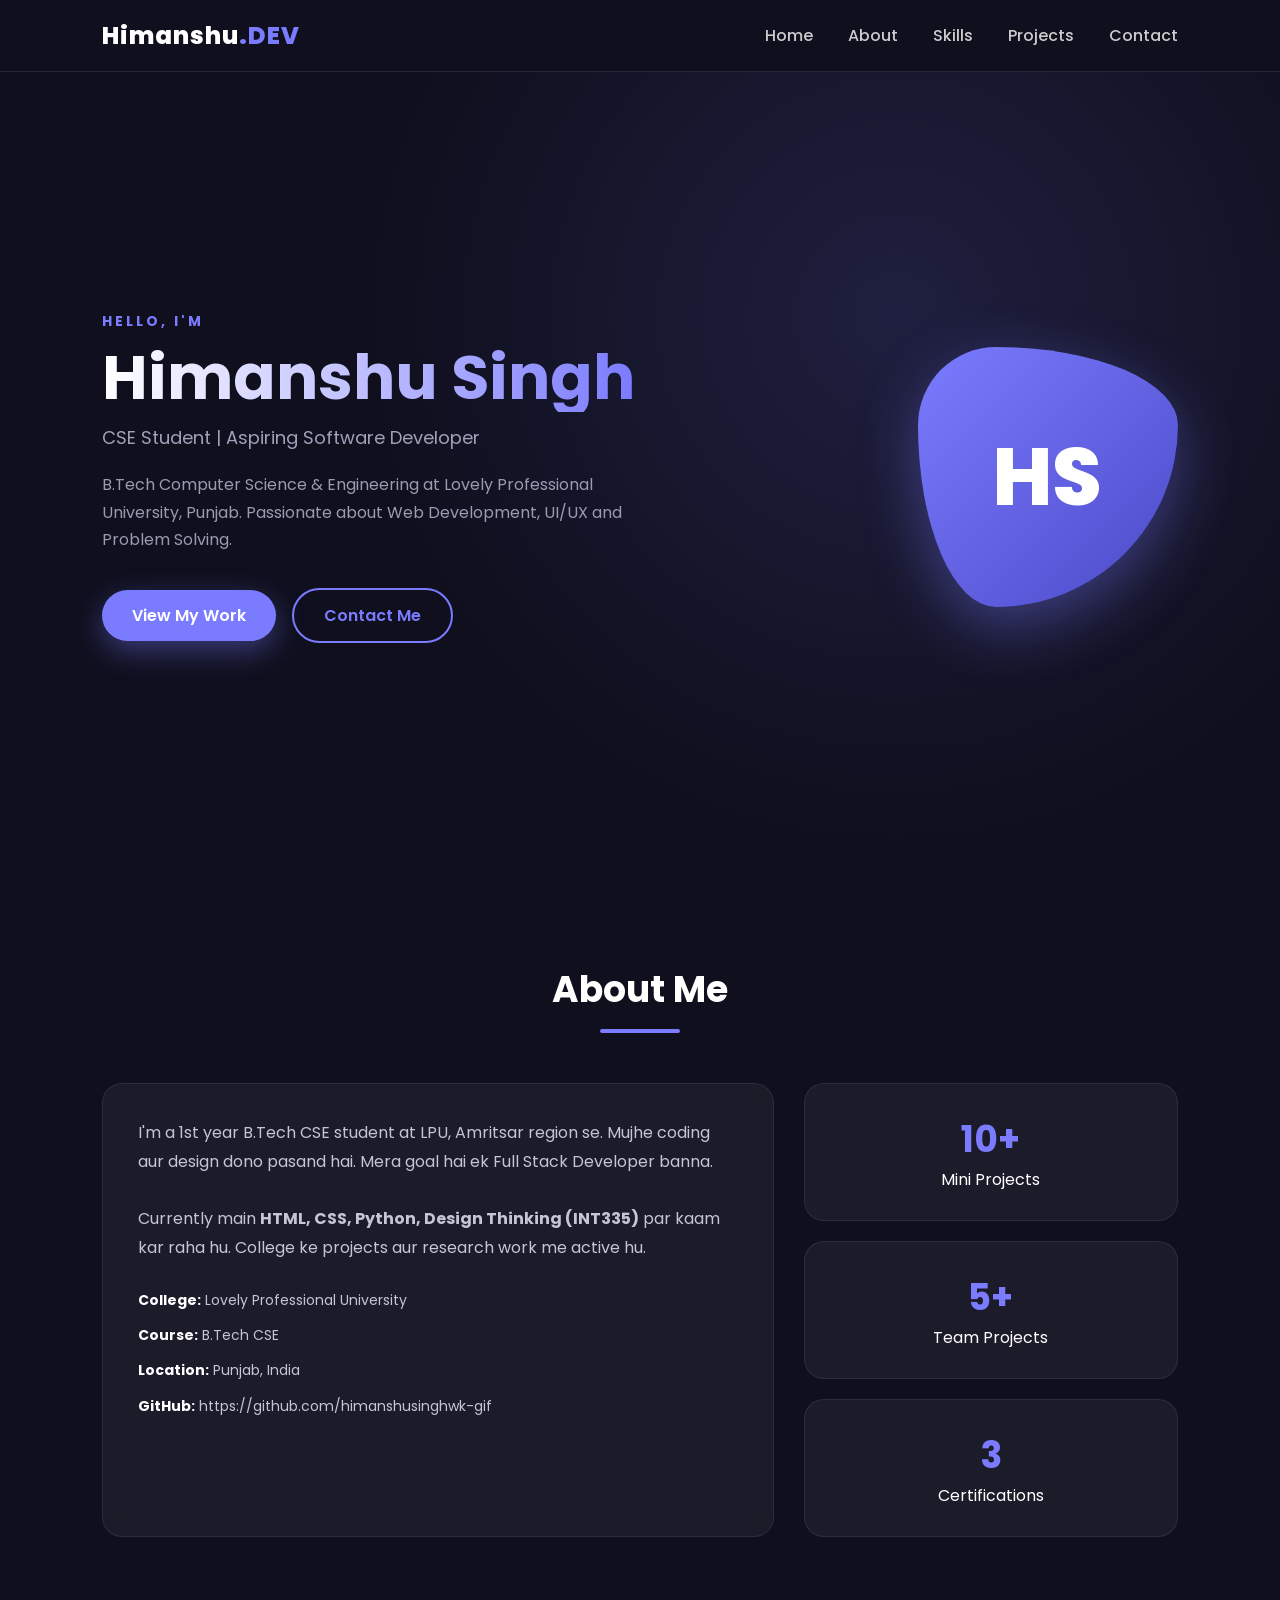
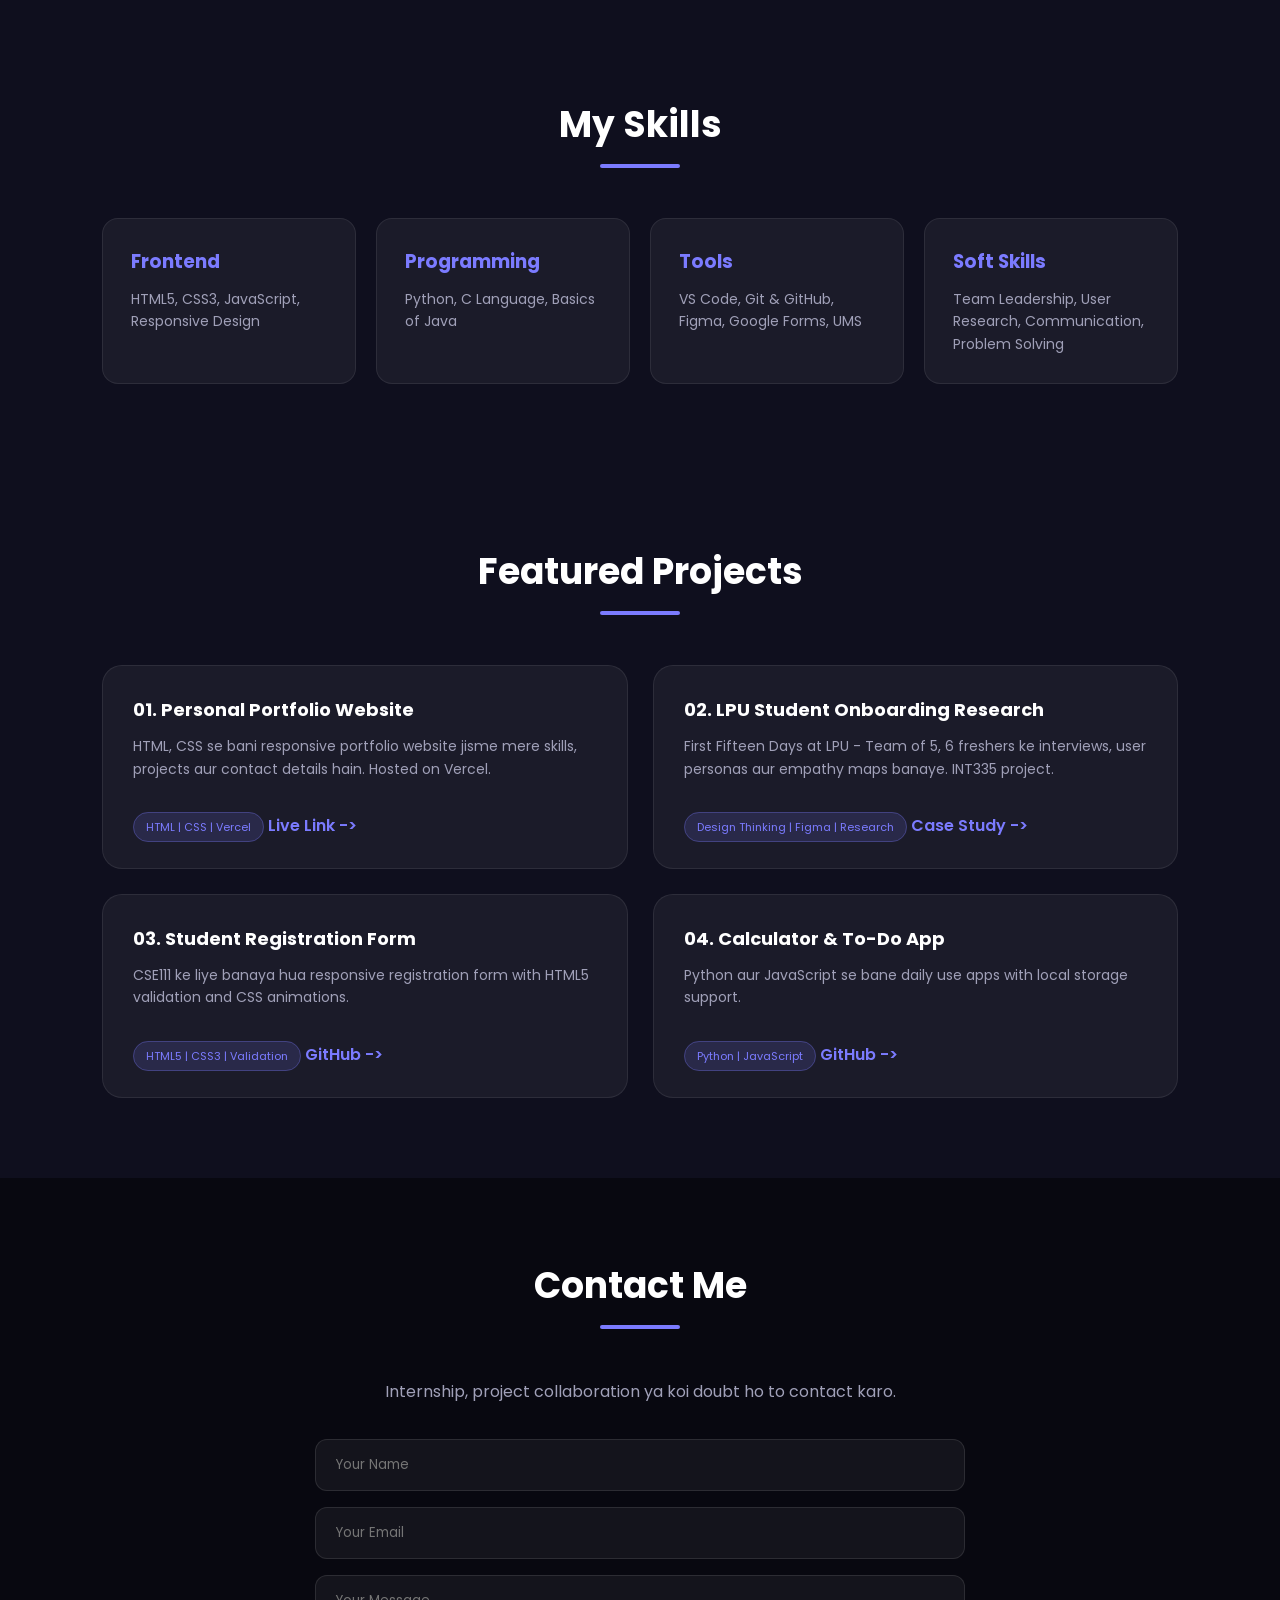
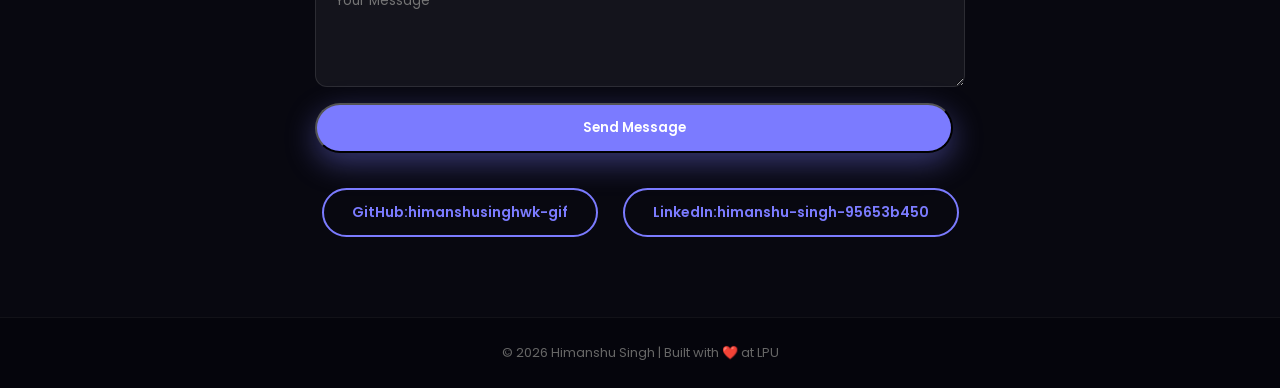
<file: index.html>
<!DOCTYPE html>
<html lang="en">
<head>
    <meta charset="UTF-8">
    <meta name="viewport" content="width=device-width, initial-scale=1.0">
    <title>My Portfolio</title>
    <link rel="stylesheet" href="portfolio.css">
</head>
<body>
    <nav>
        <div class="logo">Himanshu<span>.DEV</span></div>
        <ul>
            <li><a href="#home">Home</a></li>
            <li><a href="#about">About</a></li>
            <li><a href="#skills">Skills</a></li>
            <li><a href="#projects">Projects</a></li>
            <li><a href="#contact">Contact</a></li>
        </ul>
    </nav>

    <section id="home" class="hero">
        <div class="hero-text">
            <h4>Hello, I'm</h4>
            <h1>Himanshu Singh</h1>
            <h2>CSE Student | Aspiring Software Developer</h2>
            <p>B.Tech Computer Science & Engineering at Lovely Professional University, Punjab. Passionate about Web Development, UI/UX and Problem Solving.</p>
            <div class="btns">
                <a href="#projects" class="btn primary">View My Work</a>
                <a href="#contact" class="btn outline">Contact Me</a>
            </div>
        </div>
        <div class="hero-img">
            <div class="circle">HS</div>
        </div>
    </section>

    <section id="about" class="section">
        <h2 class="title">About Me</h2>
        <div class="about-grid">
            <div class="about-card">
                <p>I'm a 1st year B.Tech CSE student at LPU, Amritsar region se. Mujhe coding aur design dono pasand hai. Mera goal hai ek Full Stack Developer banna.</p>
                <br>
                <p>Currently main <strong>HTML, CSS, Python, Design Thinking (INT335)</strong> par kaam kar raha hu. College ke projects aur research work me active hu.</p>
                <div class="info-list">
                    <span><b>College:</b> Lovely Professional University</span>
                    <span><b>Course:</b> B.Tech CSE</span>
                    <span><b>Location:</b> Punjab, India</span>
                    <span><b>GitHub:</b> https://github.com/himanshusinghwk-gif</span>
                </div>
            </div>
            <div class="stats">
                <div class="stat"><h3>10+</h3><p>Mini Projects</p></div>
                <div class="stat"><h3>5+</h3><p>Team Projects</p></div>
                <div class="stat"><h3>3</h3><p>Certifications</p></div>
            </div>
        </div>
    </section>

    <section id="skills" class="section dark">
        <h2 class="title">My Skills</h2>
        <div class="skill-grid">
            <div class="skill-box"><h3>Frontend</h3><p>HTML5, CSS3, JavaScript, Responsive Design</p></div>
            <div class="skill-box"><h3>Programming</h3><p>Python, C Language, Basics of Java</p></div>
            <div class="skill-box"><h3>Tools</h3><p>VS Code, Git & GitHub, Figma, Google Forms, UMS</p></div>
            <div class="skill-box"><h3>Soft Skills</h3><p>Team Leadership, User Research, Communication, Problem Solving</p></div>
        </div>
    </section>

    <section id="projects" class="section">
        <h2 class="title">Featured Projects</h2>
        <div class="project-grid">
            <div class="project-card">
                <h3>01. Personal Portfolio Website</h3>
                <p>HTML, CSS se bani responsive portfolio website jisme mere skills, projects aur contact details hain. Hosted on Vercel.</p>
                <span>HTML | CSS | Vercel</span>
                <a href="#">Live Link -></a>
            </div>
            <div class="project-card">
                <h3>02. LPU Student Onboarding Research</h3>
                <p>First Fifteen Days at LPU - Team of 5, 6 freshers ke interviews, user personas aur empathy maps banaye. INT335 project.</p>
                <span>Design Thinking | Figma | Research</span>
                <a href="#">Case Study -></a>
            </div>
            <div class="project-card">
                <h3>03. Student Registration Form</h3>
                <p>CSE111 ke liye banaya hua responsive registration form with HTML5 validation and CSS animations.</p>
                <span>HTML5 | CSS3 | Validation</span>
                <a href="#">GitHub -></a>
            </div>
            <div class="project-card">
                <h3>04. Calculator & To-Do App</h3>
                <p>Python aur JavaScript se bane daily use apps with local storage support.</p>
                <span>Python | JavaScript</span>
                <a href="#">GitHub -></a>
            </div>
        </div>
    </section>

    <section id="contact" class="section dark">
        <h2 class="title">Contact Me</h2>
        <div class="contact-box">
            <p>Internship, project collaboration ya koi doubt ho to contact karo.</p>
            <form>
                <input type="text" placeholder="Your Name" required>
                <input type="email" placeholder="Your Email" required>
                <textarea placeholder="Your Message" rows="4"></textarea>
                <button type="submit" class="btn primary">Send Message</button>
            </form>
            <div class="socials">
                <a href="https://github.com/himanshusinghwk-gif" target="_blank" rel="noopener noreferrer" class="social-btn">GitHub:himanshusinghwk-gif</a>
                <a href="https://www.linkedin.com/in/himanshu-singh-95653b450" target="_blank" rel="noopener noreferrer" class="social-btn">LinkedIn:himanshu-singh-95653b450</a>
            </div>
        </div>
    </section>

    <footer>©️ 2026 Himanshu Singh | Built with ❤️ at LPU</footer>
</body>
</html>
</file>
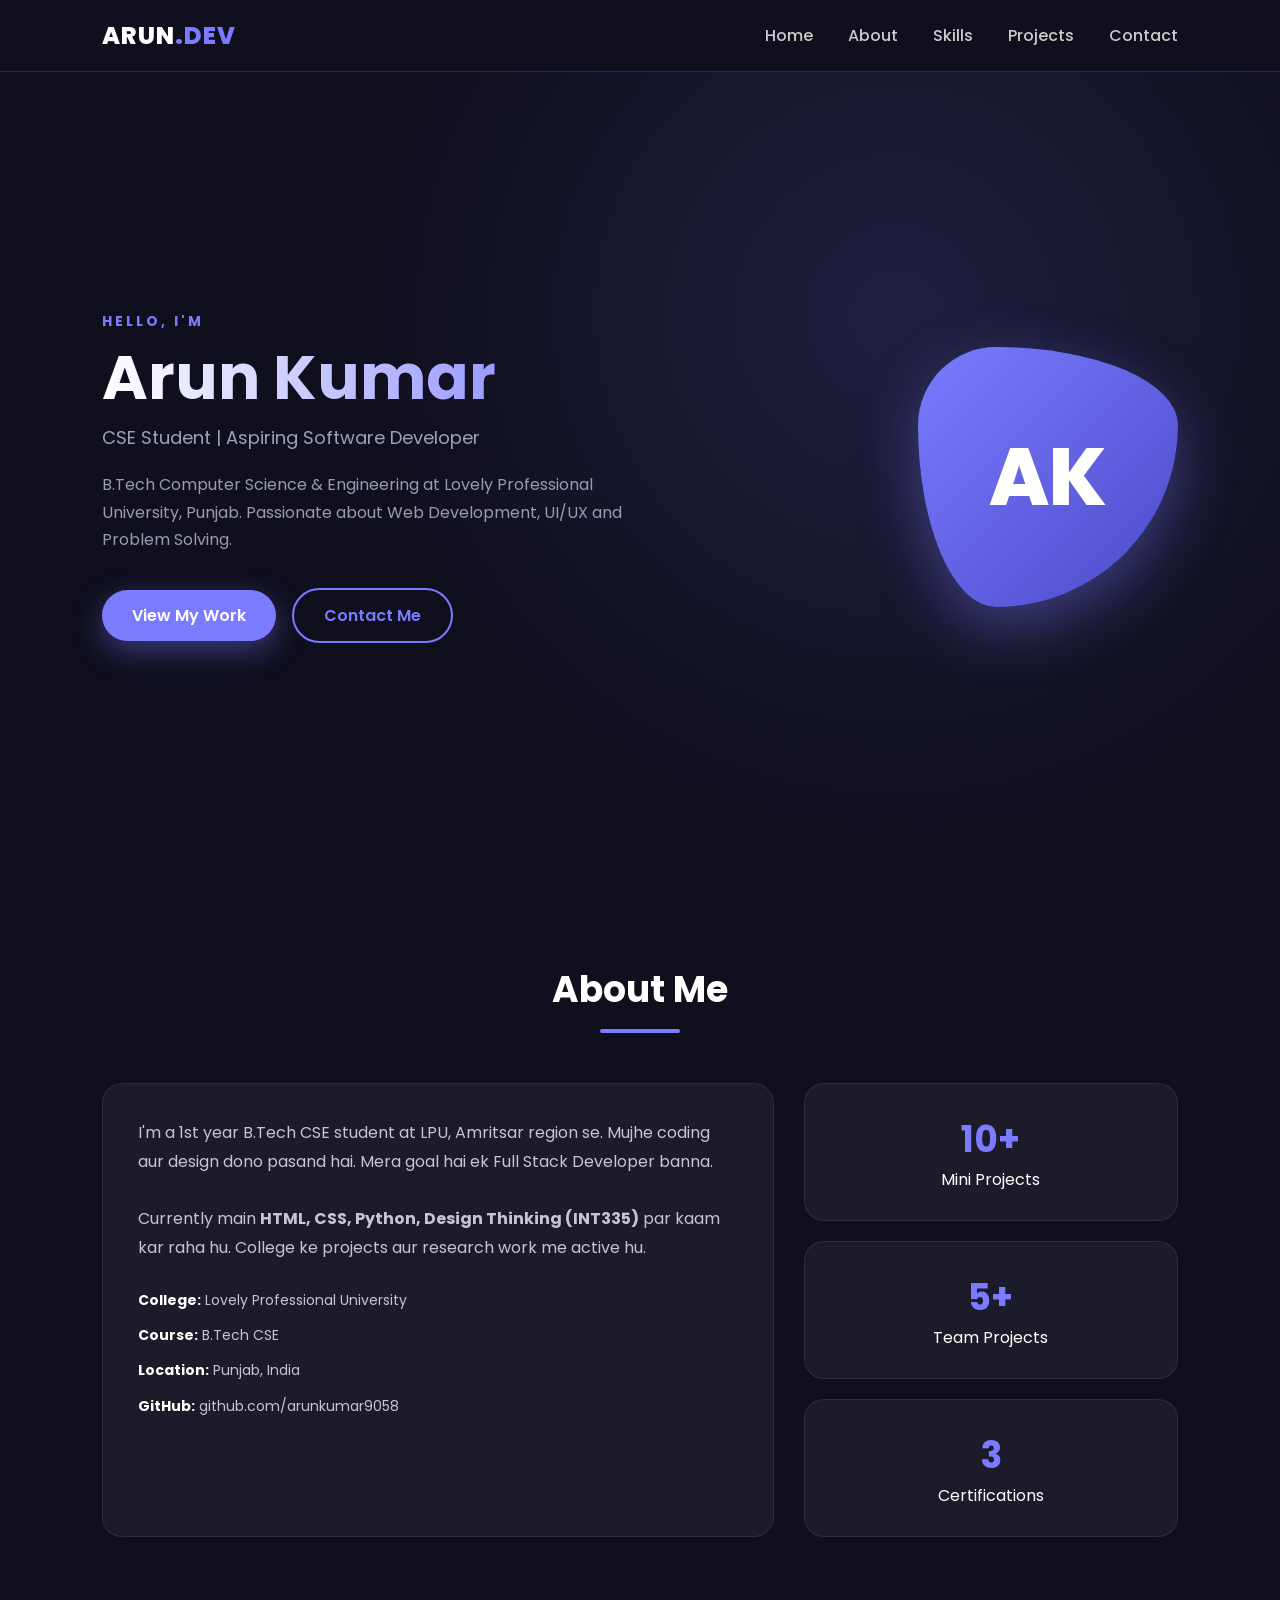
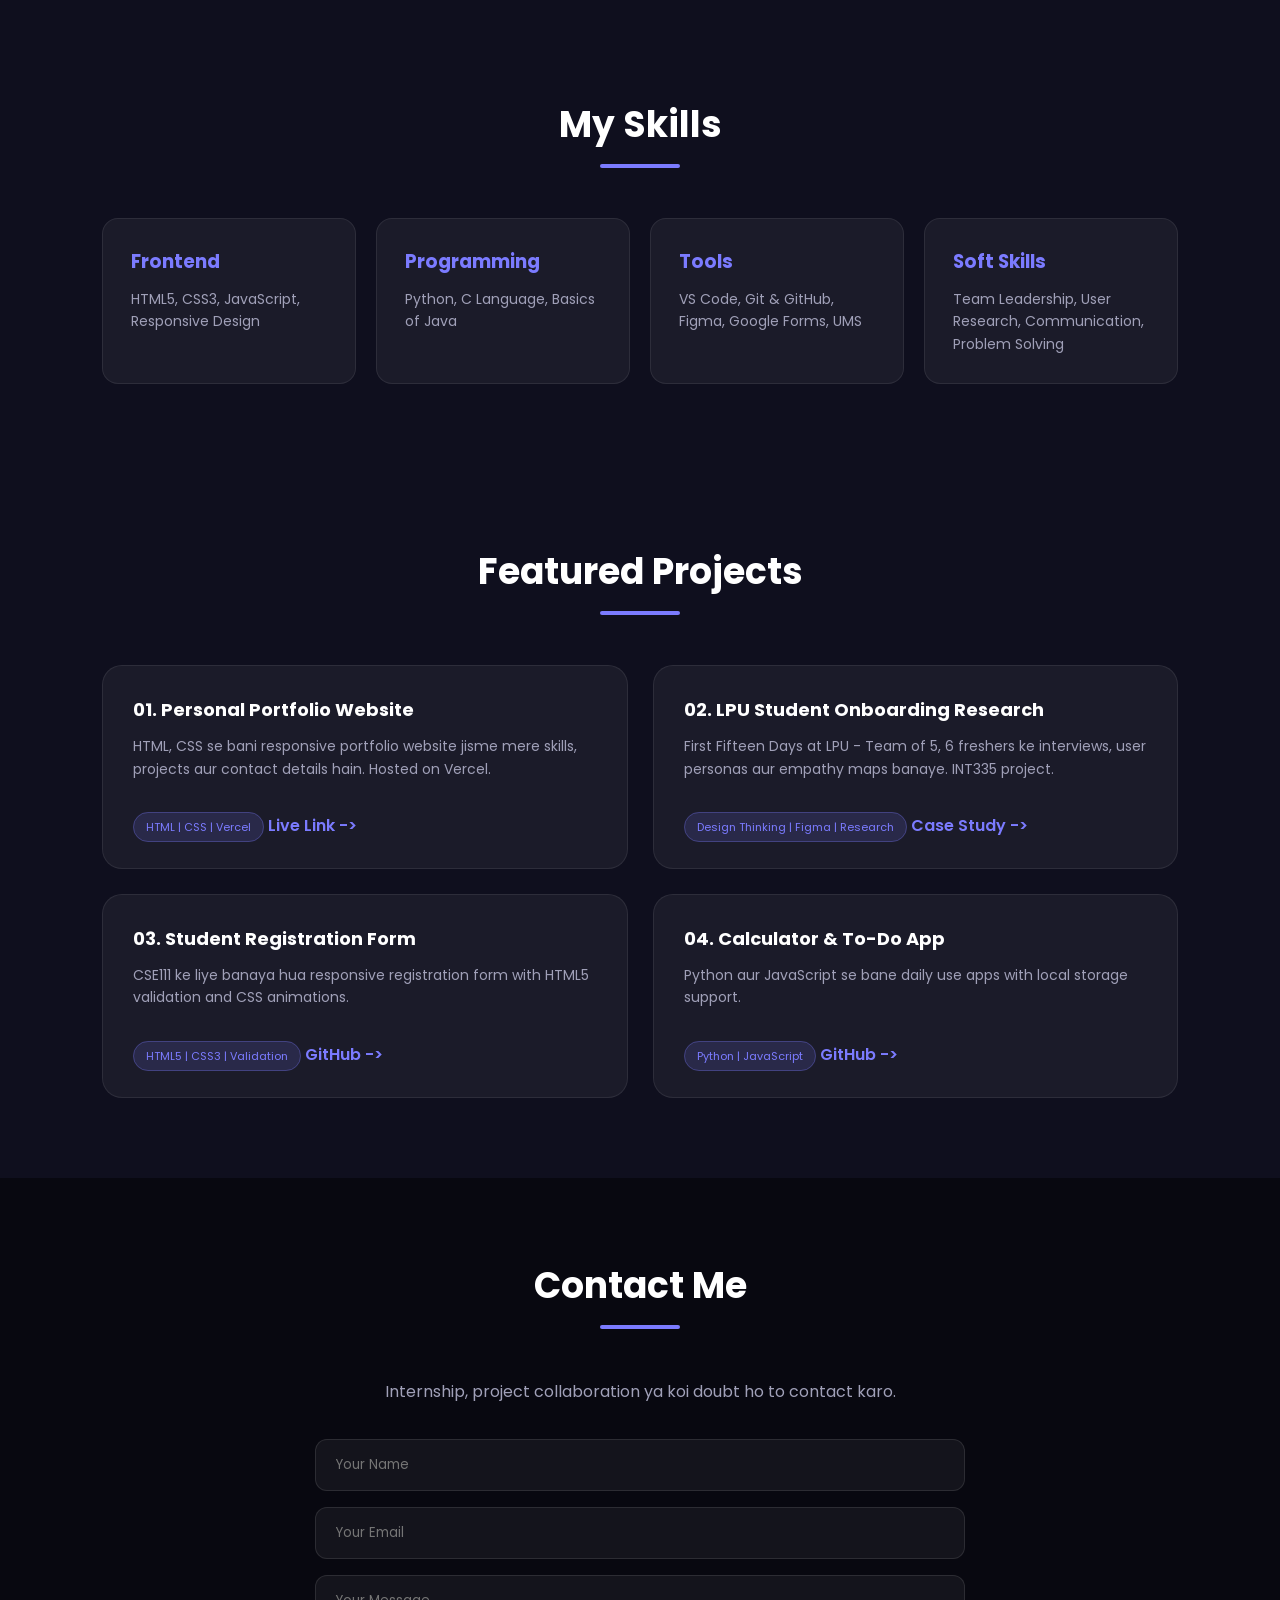
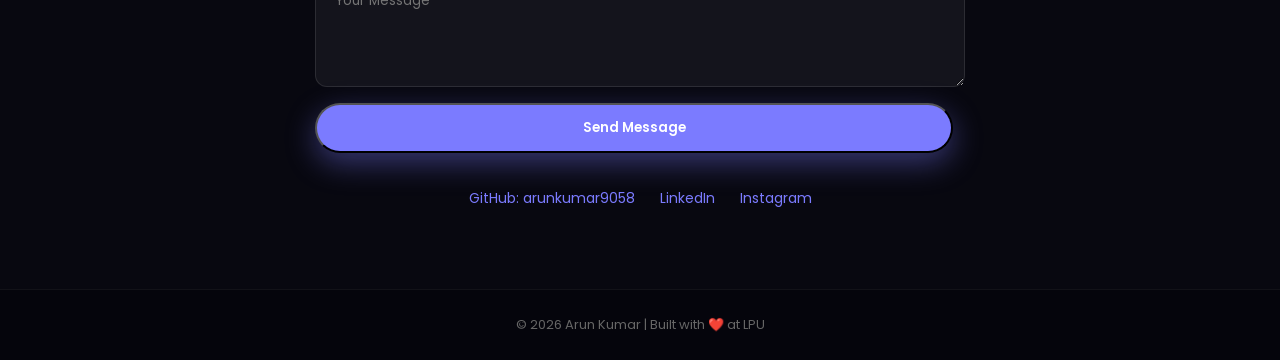
<file: portfolio.html>
<!DOCTYPE html>
<html lang="en">
<head>
    <meta charset="UTF-8">
    <meta name="viewport" content="width=device-width, initial-scale=1.0">
    <title>My Portfolio</title>
    <link rel="stylesheet" href="portfolio.css">
</head>
<body>
    <nav>
        <div class="logo">ARUN<span>.DEV</span></div>
        <ul>
            <li><a href="#home">Home</a></li>
            <li><a href="#about">About</a></li>
            <li><a href="#skills">Skills</a></li>
            <li><a href="#projects">Projects</a></li>
            <li><a href="#contact">Contact</a></li>
        </ul>
    </nav>

    <section id="home" class="hero">
        <div class="hero-text">
            <h4>Hello, I'm</h4>
            <h1>Arun Kumar</h1>
            <h2>CSE Student | Aspiring Software Developer</h2>
            <p>B.Tech Computer Science & Engineering at Lovely Professional University, Punjab. Passionate about Web Development, UI/UX and Problem Solving.</p>
            <div class="btns">
                <a href="#projects" class="btn primary">View My Work</a>
                <a href="#contact" class="btn outline">Contact Me</a>
            </div>
        </div>
        <div class="hero-img">
            <div class="circle">AK</div>
        </div>
    </section>

    <section id="about" class="section">
        <h2 class="title">About Me</h2>
        <div class="about-grid">
            <div class="about-card">
                <p>I'm a 1st year B.Tech CSE student at LPU, Amritsar region se. Mujhe coding aur design dono pasand hai. Mera goal hai ek Full Stack Developer banna.</p>
                <br>
                <p>Currently main <strong>HTML, CSS, Python, Design Thinking (INT335)</strong> par kaam kar raha hu. College ke projects aur research work me active hu.</p>
                <div class="info-list">
                    <span><b>College:</b> Lovely Professional University</span>
                    <span><b>Course:</b> B.Tech CSE</span>
                    <span><b>Location:</b> Punjab, India</span>
                    <span><b>GitHub:</b> github.com/arunkumar9058</span>
                </div>
            </div>
            <div class="stats">
                <div class="stat"><h3>10+</h3><p>Mini Projects</p></div>
                <div class="stat"><h3>5+</h3><p>Team Projects</p></div>
                <div class="stat"><h3>3</h3><p>Certifications</p></div>
            </div>
        </div>
    </section>

    <section id="skills" class="section dark">
        <h2 class="title">My Skills</h2>
        <div class="skill-grid">
            <div class="skill-box"><h3>Frontend</h3><p>HTML5, CSS3, JavaScript, Responsive Design</p></div>
            <div class="skill-box"><h3>Programming</h3><p>Python, C Language, Basics of Java</p></div>
            <div class="skill-box"><h3>Tools</h3><p>VS Code, Git & GitHub, Figma, Google Forms, UMS</p></div>
            <div class="skill-box"><h3>Soft Skills</h3><p>Team Leadership, User Research, Communication, Problem Solving</p></div>
        </div>
    </section>

    <section id="projects" class="section">
        <h2 class="title">Featured Projects</h2>
        <div class="project-grid">
            <div class="project-card">
                <h3>01. Personal Portfolio Website</h3>
                <p>HTML, CSS se bani responsive portfolio website jisme mere skills, projects aur contact details hain. Hosted on Vercel.</p>
                <span>HTML | CSS | Vercel</span>
                <a href="#">Live Link -></a>
            </div>
            <div class="project-card">
                <h3>02. LPU Student Onboarding Research</h3>
                <p>First Fifteen Days at LPU - Team of 5, 6 freshers ke interviews, user personas aur empathy maps banaye. INT335 project.</p>
                <span>Design Thinking | Figma | Research</span>
                <a href="#">Case Study -></a>
            </div>
            <div class="project-card">
                <h3>03. Student Registration Form</h3>
                <p>CSE111 ke liye banaya hua responsive registration form with HTML5 validation and CSS animations.</p>
                <span>HTML5 | CSS3 | Validation</span>
                <a href="#">GitHub -></a>
            </div>
            <div class="project-card">
                <h3>04. Calculator & To-Do App</h3>
                <p>Python aur JavaScript se bane daily use apps with local storage support.</p>
                <span>Python | JavaScript</span>
                <a href="#">GitHub -></a>
            </div>
        </div>
    </section>

    <section id="contact" class="section dark">
        <h2 class="title">Contact Me</h2>
        <div class="contact-box">
            <p>Internship, project collaboration ya koi doubt ho to contact karo.</p>
            <form>
                <input type="text" placeholder="Your Name" required>
                <input type="email" placeholder="Your Email" required>
                <textarea placeholder="Your Message" rows="4"></textarea>
                <button type="submit" class="btn primary">Send Message</button>
            </form>
            <div class="socials">
                <a href="#">GitHub: arunkumar9058</a>
                <a href="#">LinkedIn</a>
                <a href="#">Instagram</a>
            </div>
        </div>
    </section>

    <footer>©️ 2026 Arun Kumar | Built with ❤️ at LPU</footer>
</body>
</html>
</file>
<file: portfolio.css>
@import url('https://fonts.googleapis.com/css2?family=Poppins:wght@300;400;600;700&display=swap');

*{
    margin:0; padding:0; box-sizing:border-box;
    font-family: 'Poppins', sans-serif;
}
html{ scroll-behavior: smooth; }
body{ background:#0f0f1e; color:#fff; overflow-x:hidden; }

nav{
    display:flex; justify-content:space-between; align-items:center;
    padding:18px 8%; background:rgba(15,15,30,0.8);
    backdrop-filter: blur(10px);
    position:sticky; top:0; z-index:100;
    border-bottom:1px solid rgba(255,255,255,0.1);
}
.logo{ font-weight:800; font-size:24px; letter-spacing:1px; }
.logo span{ color:#7b7bff; }
nav ul{ display:flex; list-style:none; gap:35px; }
nav ul a{ text-decoration:none; color:#ccc; font-weight:500; transition:0.3s; }
nav ul a:hover{ color:#7b7bff; }


.hero{
    display:flex; justify-content:space-between; align-items:center;
    padding:100px 8%; min-height:90vh;
    background: radial-gradient(circle at 70% 30%, rgba(123,123,255,0.15), transparent 50%);
}
.hero-text h4{ color:#7b7bff; letter-spacing:3px; font-size:14px; text-transform:uppercase; }
.hero-text h1{ font-size:62px; line-height:1.1; margin:12px 0; background: linear-gradient(90deg,#fff,#7b7bff); -webkit-background-clip:text; -webkit-text-fill-color:transparent; }
.hero-text h2{ font-size:18px; color:#a0a0b8; font-weight:400; margin-bottom:15px; }
.hero-text p{ margin:20px 0 35px; max-width:520px; color:#9a9ab0; line-height:1.7; }
.btn{ padding:13px 30px; border-radius:50px; text-decoration:none; font-weight:600; display:inline-block; margin-right:12px; transition:0.3s; }
.primary{ background:#7b7bff; color:#fff; box-shadow:0 10px 30px rgba(123,123,255,0.4); }
.primary:hover{ transform:translateY(-3px); box-shadow:0 15px 35px rgba(123,123,255,0.5); }
.outline{ border:2px solid #7b7bff; color:#7b7bff; }
.outline:hover{ background:#7b7bff; color:#fff; }
.circle{
    width:260px; height:260px; background:linear-gradient(135deg,#7b7bff,#4a4ac8);
    border-radius:30% 70% 70% 30% / 30% 30% 70% 70%;
    display:flex; align-items:center; justify-content:center;
    color:#fff; font-size:80px; font-weight:800; 
    box-shadow:0 20px 60px rgba(123,123,255,0.4);
    animation: float 4s ease-in-out infinite;
}
@keyframes float{ 0%,100%{ transform:translateY(0); } 50%{ transform:translateY(-15px); } }


.section{ padding:80px 8%; }
.title{ font-size:36px; text-align:center; margin-bottom:50px; }
.title::after{ content:''; width:80px; height:4px; background:#7b7bff; display:block; margin:12px auto 0; border-radius:2px; }

.about-grid{ display:grid; grid-template-columns:1.8fr 1fr; gap:30px; }
.about-card{ background:rgba(255,255,255,0.05); padding:35px; border-radius:20px; border:1px solid rgba(255,255,255,0.08); backdrop-filter:blur(10px); line-height:1.8; color:#c5c5d6; }
.info-list{ margin-top:25px; display:flex; flex-direction:column; gap:10px; font-size:14px; }
.info-list b{ color:#fff; }
.stats{ display:flex; flex-direction:column; gap:20px; }
.stat{ background:rgba(255,255,255,0.05); padding:28px; text-align:center; border-radius:20px; border:1px solid rgba(255,255,255,0.08); }
.stat h3{ font-size:36px; color:#7b7bff; }

.skill-grid{ display:grid; grid-template-columns:repeat(4,1fr); gap:20px; }
.skill-box{ background:rgba(255,255,255,0.05); padding:28px; border-radius:16px; border:1px solid rgba(255,255,255,0.08); transition:0.3s; }
.skill-box:hover{ transform:translateY(-5px); border-color:#7b7bff; }
.skill-box h3{ margin-bottom:12px; color:#7b7bff; }
.skill-box p{ color:#a0a0b8; font-size:14px; line-height:1.6; }

.project-grid{ display:grid; grid-template-columns:repeat(2,1fr); gap:25px; }
.project-card{ background:rgba(255,255,255,0.05); padding:30px; border-radius:20px; border:1px solid rgba(255,255,255,0.08); transition:0.4s; }
.project-card:hover{ transform:translateY(-10px); background:rgba(255,255,255,0.08); border-color:#7b7bff; }
.project-card h3{ color:#fff; margin-bottom:12px; font-size:18px; }
.project-card p{ color:#a0a0b8; font-size:14px; margin-bottom:15px; line-height:1.6; }
.project-card span{ font-size:11px; background:rgba(123,123,255,0.15); color:#7b7bff; padding:6px 12px; border-radius:20px; border:1px solid rgba(123,123,255,0.3); }
.project-card a{ display:inline-block; margin-top:18px; color:#7b7bff; font-weight:600; text-decoration:none; }

#contact{ background:#080810; }
.contact-box{ max-width:650px; margin:0 auto; text-align:center; }
.contact-box p{ color:#a0a0b8; }
.contact-box form{ display:flex; flex-direction:column; gap:16px; margin-top:35px; }
.contact-box input, .contact-box textarea{ padding:15px 20px; border-radius:12px; border:1px solid rgba(255,255,255,0.1); background:rgba(255,255,255,0.05); color:#fff; outline:none; transition:0.3s; }
.contact-box input:focus, .contact-box textarea:focus{ border-color:#7b7bff; }
.socials{ margin-top:35px; display:flex; justify-content:center; gap:25px; }
.socials a{ color:#7b7bff; text-decoration:none; font-size:14px; }

footer{ text-align:center; padding:25px; background:#05050c; color:#666; font-size:13px; border-top:1px solid rgba(255,255,255,0.05); }

@media(max-width:900px){
    .hero{ flex-direction:column-reverse; text-align:center; gap:50px; padding:60px 8%; }
    .hero-text h1{ font-size:42px; }
    .about-grid, .skill-grid, .project-grid{ grid-template-columns:1fr; }
    nav ul{ display:none; }
}

.socials a.social-btn{
    padding:12px 28px; border:2px solid #7b7bff; border-radius:50px;
    color:#7b7bff; font-weight:600; font-size:14px; text-decoration:none;
    transition:0.3s;
}
.socials a.social-btn:hover{
    background:#7b7bff; color:#fff; transform:translateY(-3px);
    box-shadow:0 10px 25px rgba(123,123,255,0.4);
}
</file>
